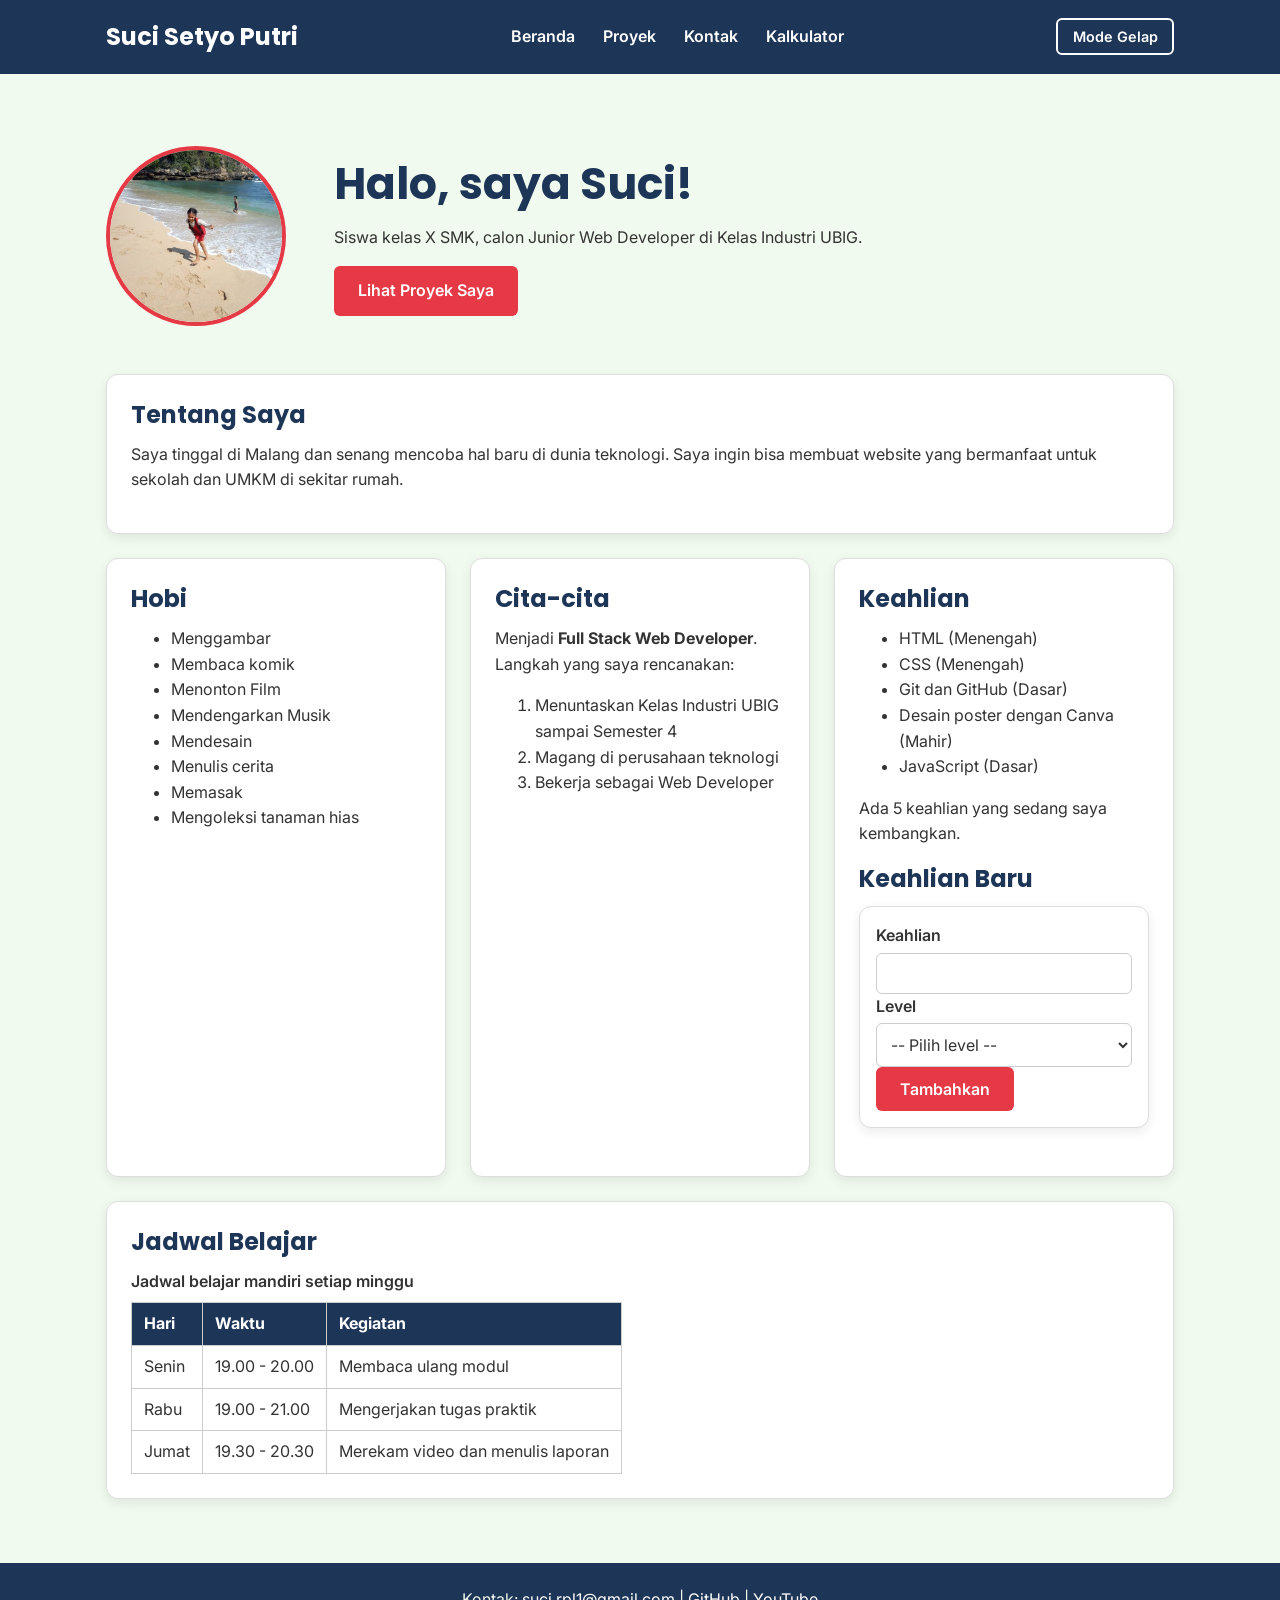
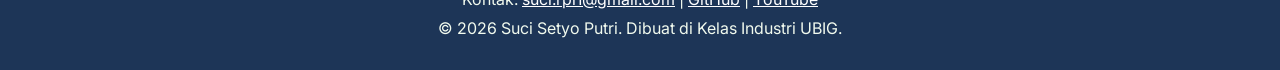
<file: index.html>
<!DOCTYPE html>
<html lang="id">

<head>
  <meta charset="UTF-8">
  <meta name="viewport" content="width=device-width, initial-scale=1.0">
  <title>Suci Setyo Putri | Beranda</title>
  <link rel="icon" href="img/fotoprofil.png">
  <link rel="preconnect" href="https://fonts.googleapis.com">
  <link rel="preconnect" href="https://fonts.gstatic.com" crossorigin>
  <link href="https://fonts.googleapis.com/css2?family=Inter:wght@400;600&family=Poppins:wght@600;700&display=swap"
    rel="stylesheet">
  <link rel="stylesheet" href="css/style.css">
  <script src="js/main.js" defer></script>

</head>

<body>
  <header>
    <div class="container navbar">
      <h1>Suci Setyo Putri</h1>
      <nav class="menu-laptop">
        <ul>
          <li><a href="index.html">Beranda</a></li>
          <li><a href="proyek.html">Proyek</a></li>
          <li><a href="kontak.html">Kontak</a></li>
          <li><a href="kalkulator.html">Kalkulator</a></li>
        </ul>
      </nav>
      <button type="button" id="tombol-tema" class="tombol-tema">Mode Gelap</button>
      <!-- Tantangan: menu ponsel yang bisa dibuka-tutup -->
      <details class="menu-ponsel">
        <summary>Menu</summary>
        <nav>
          <ul>
            <li><a href="index.html">Beranda</a></li>
            <li><a href="proyek.html">Proyek</a></li>
            <li><a href="kontak.html">Kontak</a></li>
            <li><a href="kalkulator.html">Kalkulator</a></li>
          </ul>
        </nav>
      </details>
    </div>
  </header>

  <main>
    <div class="container">
      <section class="hero">
        <img src="img/fotoprofil.jpg" alt="Foto profil Suci Setyo Putri" height="180" width="180">
        <div>
          <h2>Halo, saya Suci!</h2>
          <p>Siswa kelas X SMK, calon Junior Web Developer di Kelas Industri UBIG.</p>
          <a href="proyek.html" class="tombol">Lihat Proyek Saya</a>
        </div>
      </section>

      <section class="kartu">
        <h2>Tentang Saya</h2>
        <p>Saya tinggal di Malang dan senang mencoba hal baru di dunia teknologi. Saya ingin bisa membuat website yang
          bermanfaat untuk sekolah dan UMKM di sekitar rumah.</p>
      </section>

      <div class="daftar-kartu">
        <section class="kartu">
          <h2>Hobi</h2>
          <ul>
            <li>Menggambar</li>
            <li>Membaca komik</li>
            <li>Menonton Film</li>
            <li>Mendengarkan Musik</li>
            <li>Mendesain</li>
            <li>Menulis cerita</li>
            <li>Memasak</li>
            <li>Mengoleksi tanaman hias</li>
          </ul>
        </section>

        <section class="kartu">
          <h2>Cita-cita</h2>
          <p>Menjadi <strong>Full Stack Web Developer</strong>. Langkah yang saya rencanakan:</p>
          <ol>
            <li>Menuntaskan Kelas Industri UBIG sampai Semester 4</li>
            <li>Magang di perusahaan teknologi</li>
            <li>Bekerja sebagai Web Developer</li>
          </ol>
        </section>
        <section class="kartu">
          <h2>Keahlian</h2>
          <ul id="daftar-skill"></ul>
          <p id="jumlah-skill"></p>
          <div id="skill-baru"></div>
          <h2>Keahlian Baru</h2>
          <form id="form-skill" class="tambah-skill">
            <label for="tombol-skill">Keahlian</label>
            <input id="tombol-skill" name="skill" type="text" required>
            <label for="tombol-level">Level</label>
            <select id="tombol-level" name="level" required>
              <option value="">-- Pilih level --</option>
              <option value="Dasar">Dasar</option>
              <option value="Menengah">Menengah</option>
              <option value="Mahir">Mahir</option>
            </select>
            <button type="submit">Tambahkan</button>
          </form>
        </section>


        <section class="kartu">
          <h2>Jadwal Belajar</h2>
          <table>
            <caption>Jadwal belajar mandiri setiap minggu</caption>
            <thead>
              <tr>
                <th>Hari</th>
                <th>Waktu</th>
                <th>Kegiatan</th>
              </tr>
            </thead>
            <tbody>
              <tr>
                <td>Senin</td>
                <td>19.00 - 20.00</td>
                <td>Membaca ulang modul</td>
              </tr>
              <tr>
                <td>Rabu</td>
                <td>19.00 - 21.00</td>
                <td>Mengerjakan tugas praktik</td>
              </tr>
              <tr>
                <td>Jumat</td>
                <td>19.30 - 20.30</td>
                <td>Merekam video dan menulis laporan</td>
              </tr>
            </tbody>
          </table>
        </section>
      </div>
  </main>

  <footer>
    <p>Kontak: <a href="mailto:suci.rpl1@gmail.com">suci.rpl1@gmail.com</a> |
      <a href="https://github.com/" target="_blank">GitHub</a> |
      <a href="https://www.youtube.com/" target="_blank">YouTube</a>
    </p>
    <p>&copy; 2026 Suci Setyo Putri. Dibuat di Kelas Industri UBIG.</p>
  </footer>
</body>

</html>
</file>
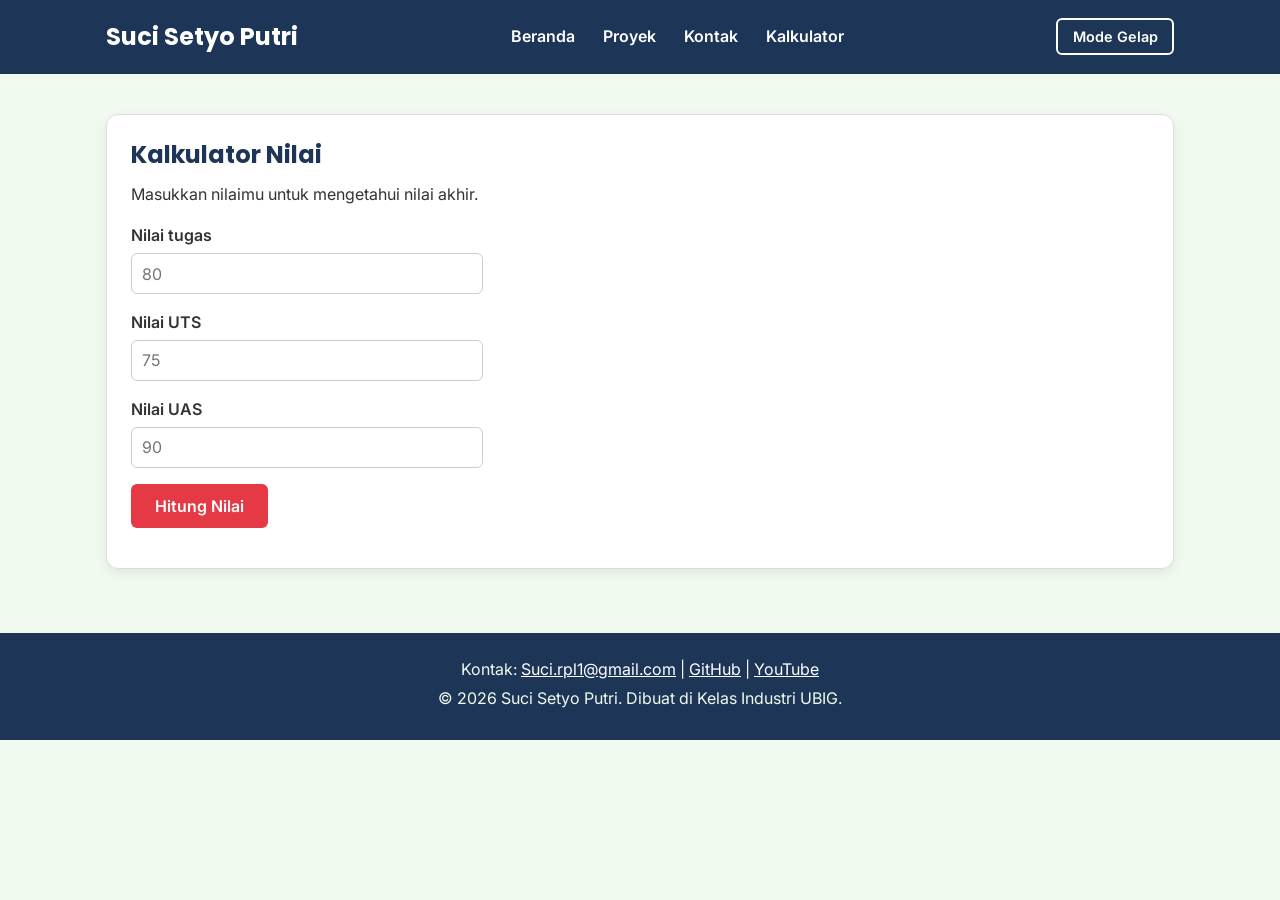
<file: kalkulator.html>
<!DOCTYPE html>
<html lang="id">

<head>
    <meta charset="UTF-8">
    <meta name="viewport" content="width=device-width, initial-scale=1.0">
    <title>Suci Setyo Putri | Kalkulator Nilai</title>
    <link rel="icon" href="img/fotoprofil.png">
    <link rel="preconnect" href="https://fonts.googleapis.com">
    <link rel="preconnect" href="https://fonts.gstatic.com" crossorigin>
    <link href="https://fonts.googleapis.com/css2?family=Inter:wght@400;600&family=Poppins:wght@600;700&display=swap"
        rel="stylesheet">
    <link rel="stylesheet" href="css/style.css">
    <script src="js/main.js" defer></script>
</head>

<body>
    <header>
        <div class="container navbar">
            <h1>Suci Setyo Putri</h1>
            <nav class="menu-laptop">
                <ul>
                    <li><a href="index.html">Beranda</a></li>
                    <li><a href="proyek.html">Proyek</a></li>
                    <li><a href="kontak.html">Kontak</a></li>
                    <li><a href="kalkulator.html">Kalkulator</a></li>

                </ul>
            </nav>
            <button type="button" id="tombol-tema" class="tombol-tema">Mode Gelap</button>
            <!-- Tantangan: menu ponsel yang bisa dibuka-tutup -->
            <details class="menu-ponsel">
                <summary>Menu</summary>
                <nav>
                    <ul>
                        <li><a href="index.html">Beranda</a></li>
                        <li><a href="proyek.html">Proyek</a></li>
                        <li><a href="kontak.html">Kontak</a></li>
                        <li><a href="kalkulator.html">Kalkulator</a></li>
                    </ul>
                </nav>
            </details>
        </div>
    </header>

    <main>
        <div class="container">
            <section class="kartu">
                <h2>Kalkulator Nilai</h2>
                <p>Masukkan nilaimu untuk mengetahui nilai akhir.</p>

                <p>
                    <label for="tugas">Nilai tugas</label><br>
                    <input type="number" id="tugas" min="0" max="100" placeholder="80">
                </p>
                <p>
                    <label for="uts">Nilai UTS</label><br>
                    <input type="number" id="uts" min="0" max="100" placeholder="75">
                </p>
                <p>
                    <label for="uas">Nilai UAS</label><br>
                    <input type="number" id="uas" min="0" max="100" placeholder="90">
                </p>
                <button type="button" id="tombol">Hitung Nilai</button>
                <p id="hasil"></p>
            </section>
        </div>
    </main>

    <footer>
        <p>Kontak: <a href="mailto:suci.rpl1@gmail.com">Suci.rpl1@gmail.com</a> |
            <a href="https://github.com/" target="_blank">GitHub</a> |
            <a href="https://www.youtube.com/" target="_blank">YouTube</a>
        </p>
        <p>&copy; 2026 Suci Setyo Putri. Dibuat di Kelas Industri UBIG.</p>
    </footer>
    <script src="js/kalkulator.js"></script>
</body>

</html>
</file>
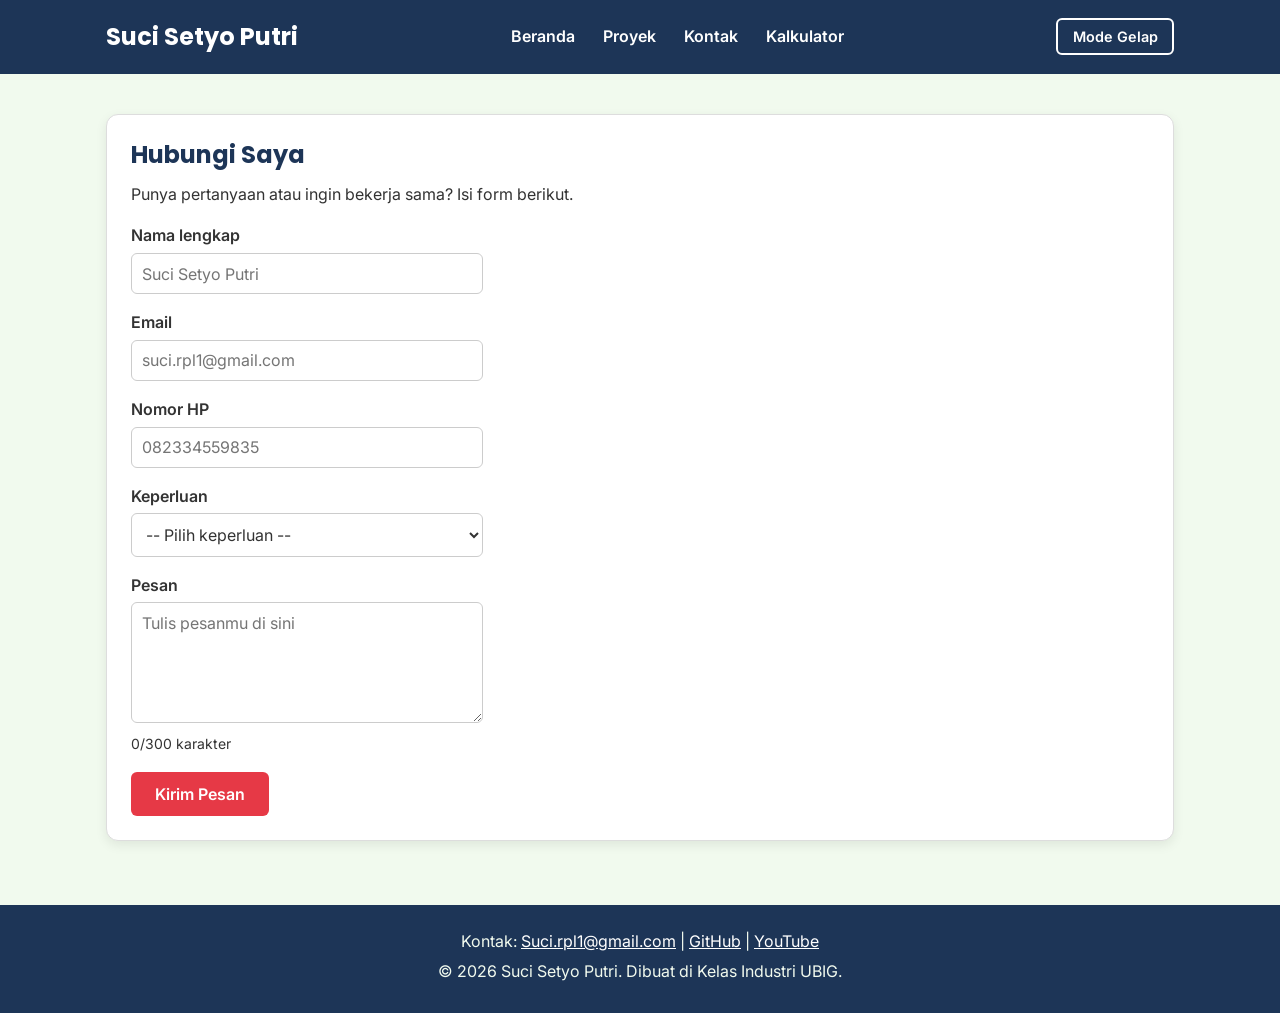
<file: kontak.html>
<!DOCTYPE html>
<html lang="id">

<head>
  <meta charset="UTF-8">
  <meta name="viewport" content="width=device-width, initial-scale=1.0">
  <title>Suci Setyo Putri | Kontak</title>
  <link rel="icon" href="img/fotoprofil.png">
  <link rel="preconnect" href="https://fonts.googleapis.com">
  <link rel="preconnect" href="https://fonts.gstatic.com" crossorigin>
  <link href="https://fonts.googleapis.com/css2?family=Inter:wght@400;600&family=Poppins:wght@600;700&display=swap"
    rel="stylesheet">
  <link rel="stylesheet" href="css/style.css">
  <script src="js/main.js" defer></script>
</head>

<body>
  <header>
    <div class="container navbar">
      <h1>Suci Setyo Putri</h1>
      <nav class="menu-laptop">
        <ul>
          <li><a href="index.html">Beranda</a></li>
          <li><a href="proyek.html">Proyek</a></li>
          <li><a href="kontak.html">Kontak</a></li>
          <li><a href="kalkulator.html">Kalkulator</a></li>
        </ul>
      </nav>
      <button type="button" id="tombol-tema" class="tombol-tema">Mode Gelap</button>
      <!-- Tantangan: menu ponsel yang bisa dibuka-tutup -->
      <details class="menu-ponsel">
        <summary>Menu</summary>
        <nav>
          <ul>
            <li><a href="index.html">Beranda</a></li>
            <li><a href="proyek.html">Proyek</a></li>
            <li><a href="kontak.html">Kontak</a></li>
            <li><a href="kalkulator.html">Kalkulator</a></li>
          </ul>
        </nav>
      </details>
    </div>
  </header>

  <main>
    <div class="container">
      <section class="kartu">
        <h2>Hubungi Saya</h2>
        <p>Punya pertanyaan atau ingin bekerja sama? Isi form berikut.</p>

        <form id="form-kontak">
          <p>
            <label for="nama">Nama lengkap</label><br>
            <input type="text" id="nama" name="nama" placeholder="Suci Setyo Putri" required>
          </p>
          <p>
            <label for="email">Email</label><br>
            <input type="email" id="email" name="email" placeholder="suci.rpl1@gmail.com" required>
          </p>
          <p>
            <label for="hp">Nomor HP</label><br>
            <input type="tel" id="hp" name="hp" placeholder="082334559835" required>
          </p>
          <p>
            <label for="keperluan">Keperluan</label><br>
            <select id="keperluan" name="keperluan" required>
              <option value="">-- Pilih keperluan --</option>
              <option value="bertanya">Bertanya</option>
              <option value="kerja-sama">Kerja sama proyek</option>
              <option value="lainnya">Lainnya</option>
            </select>
          </p>
          <p>
            <label for="pesan">Pesan</label><br>
            <textarea id="pesan" name="pesan" rows="5" cols="40" maxlength="300" placeholder="Tulis pesanmu di sini"
              required></textarea><br>
            <span id="hitung-karakter" class="keterangan">0/300 karakter</span>
          </p>
          <button type="submit">Kirim Pesan</button>
        </form>
      </section>
    </div>
  </main>

  <footer>
    <p>Kontak: <a href="mailto:suci.rpl1@gmail.com">Suci.rpl1@gmail.com</a> |
      <a href="https://github.com/" target="_blank">GitHub</a> |
      <a href="https://www.youtube.com/" target="_blank">YouTube</a>
    </p>
    <p>&copy; 2026 Suci Setyo Putri. Dibuat di Kelas Industri UBIG.</p>
  </footer>
</body>

</html>
</file>
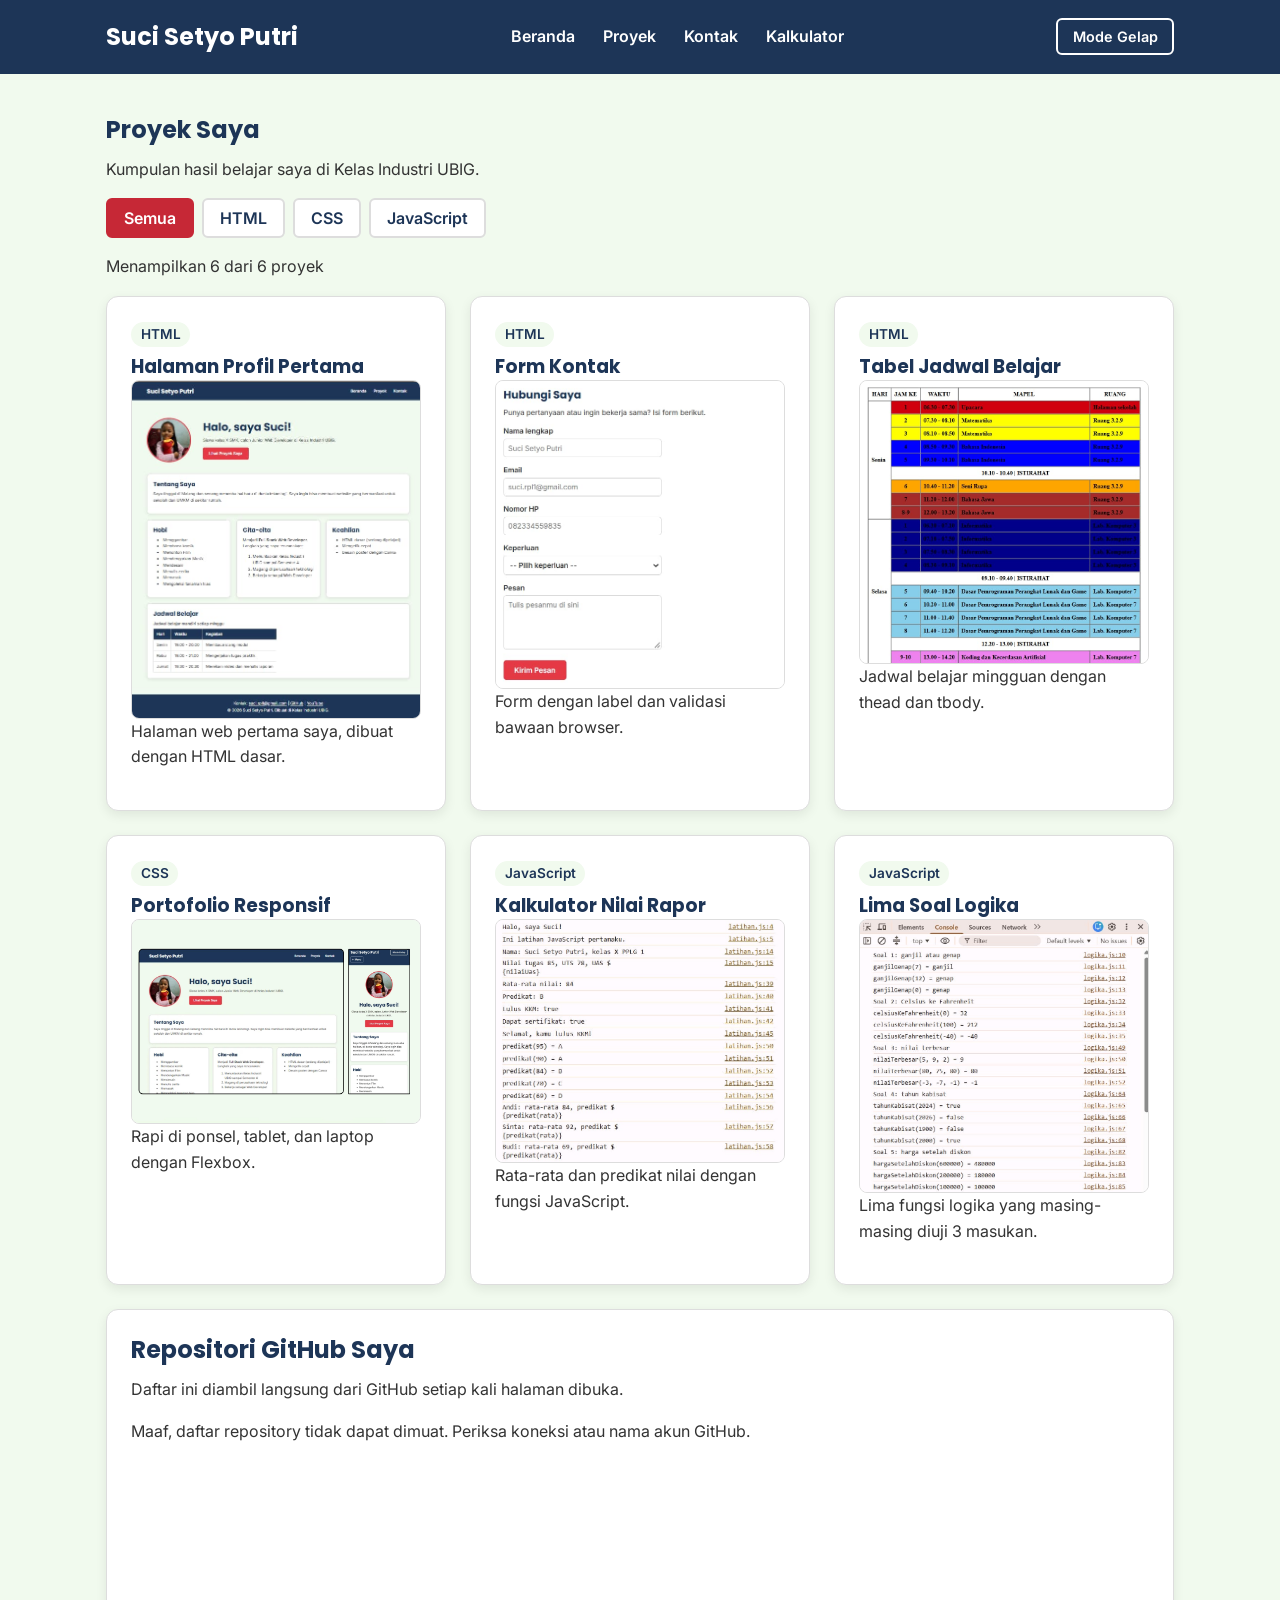
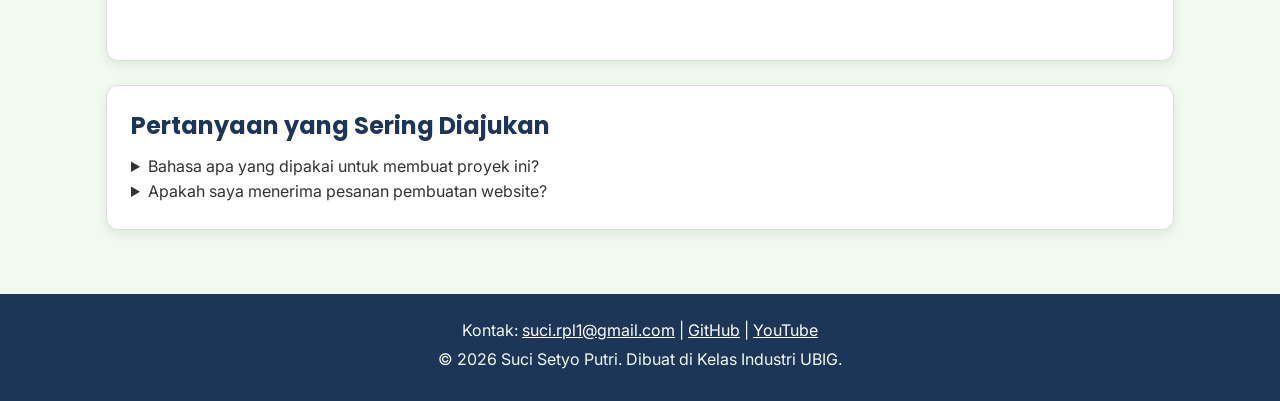
<file: proyek.html>
<!DOCTYPE html>
<html lang="id">

<head>
  <meta charset="UTF-8">
  <meta name="viewport" content="width=device-width, initial-scale=1.0">
  <meta name="description" content="Kumpulan proyek HTML, CSS, dan JavaScript hasil belajar Suci Setyo Putri di Kelas Industri UBIG.">
  <meta name="theme-color" content="#1D3557">
  <title>Suci Setyo Putri | Proyek</title>
  <link rel="icon" href="img/fotoprofil.jpg" type="image/jpeg">
  <link rel="preload" href="data/proyek.json" as="fetch" crossorigin="anonymous">
  <link rel="preconnect" href="https://fonts.googleapis.com">
  <link rel="preconnect" href="https://fonts.gstatic.com" crossorigin>
  <link href="https://fonts.googleapis.com/css2?family=Inter:wght@400;600&family=Poppins:wght@600;700&display=swap"
    rel="stylesheet">
  <link rel="stylesheet" href="css/style.css">
  <script src="js/main.js" defer></script>
</head>

<body>
  <a class="lewati-navigasi" href="#konten-utama">Lewati ke konten utama</a>
  <header>
    <div class="container navbar">
      <h1>Suci Setyo Putri</h1>
      <nav class="menu-laptop" aria-label="Navigasi utama">
        <ul>
          <li><a href="index.html">Beranda</a></li>
          <li><a href="proyek.html" aria-current="page">Proyek</a></li>
          <li><a href="kontak.html">Kontak</a></li>
          <li><a href="kalkulator.html">Kalkulator</a></li>
        </ul>
      </nav>
      <button type="button" id="tombol-tema" class="tombol-tema" aria-label="Aktifkan mode gelap">Mode Gelap</button>
      <!-- Tantangan: menu ponsel yang bisa dibuka-tutup -->
      <details class="menu-ponsel">
        <summary>Menu</summary>
        <nav aria-label="Navigasi utama ponsel">
          <ul>
            <li><a href="index.html">Beranda</a></li>
            <li><a href="proyek.html" aria-current="page">Proyek</a></li>
            <li><a href="kontak.html">Kontak</a></li>
            <li><a href="kalkulator.html">Kalkulator</a></li>
          </ul>
        </nav>
      </details>
    </div>
  </header>

  <main id="konten-utama">
    <div class="container">
      <section aria-labelledby="judul-proyek">
        <h2 id="judul-proyek">Proyek Saya</h2>
        <p>Kumpulan hasil belajar saya di Kelas Industri UBIG.</p>

        <div class="filter" aria-label="Filter kategori proyek">

          <button type="button" id="filter-semua" class="tombol-filter" aria-controls="daftar-proyek" aria-pressed="true">Semua</button>
          <button type="button" id="filter-html" class="tombol-filter" aria-controls="daftar-proyek" aria-pressed="false">HTML</button>
          <button type="button" id="filter-css" class="tombol-filter" aria-controls="daftar-proyek" aria-pressed="false">CSS</button>
          <button type="button" id="filter-javascript" class="tombol-filter" aria-controls="daftar-proyek" aria-pressed="false">JavaScript</button>
        </div>
        <p id="jumlah-proyek" aria-live="polite">Memuat proyek...</p>
        <div class="daftar-kartu" id="daftar-proyek" aria-label="Daftar proyek"></div>
      </section>

      <section class="kartu" aria-labelledby="judul-repo">
        <h2 id="judul-repo">Repositori GitHub Saya</h2>
        <p>Daftar ini diambil langsung dari GitHub setiap kali halaman dibuka.</p>
        <p id="status-repo" aria-live="polite">Memuat repositori...</p>
        <ul id="daftar-repo"></ul>
      </section>
      
      <!-- FAQ dengan details dan summary -->
      <section class="kartu" aria-labelledby="judul-faq">
        <h2 id="judul-faq">Pertanyaan yang Sering Diajukan</h2>
        <details>
          <summary>Bahasa apa yang dipakai untuk membuat proyek ini?</summary>
          <p>Proyek di halaman ini dibuat dengan HTML, CSS, dan JavaScript.
            Pilih tombol kategori di atas untuk melihat proyek per bahasa.</p>
        </details>
        <details>
          <summary>Apakah saya menerima pesanan pembuatan website?</summary>
          <p>Belum, saya masih belajar. Namun kamu tetap boleh menghubungi saya melalui halaman Kontak.</p>
        </details>
      </section>
    </div>
  </main>

  <footer>
    <p>Kontak: <a href="mailto:suci.rpl1@gmail.com">suci.rpl1@gmail.com</a> |
      <a href="https://github.com/sucirpl1-commits" target="_blank" rel="noopener noreferrer">GitHub</a> |
      <a href="https://www.youtube.com/" target="_blank" rel="noopener noreferrer">YouTube</a>
    </p>
    <p>&copy; 2026 Suci Setyo Putri. Dibuat di Kelas Industri UBIG.</p>
  </footer>
</body>

</html>
</file>
<file: css/style.css>
/* Gaya portofolio Andi Pratama
   Palet: #1D3557 (utama), #E63946 (aksen), #F1FAEE (latar)
   Huruf: Poppins (judul), Inter (isi)
   Tata letak: mobile first, titik ubah 768px (tablet) dan 1024px (laptop) */

/* 1. Reset */
* {
  box-sizing: border-box;
  margin: 0;
}

img {
  max-width: 100%;
  height: auto;
}

:root {
  --warna-utama: #1D3557;
  --warna-judul: #1D3557;
  --warna-aksen: #E63946;
  --warna-tautan: #E63946;
  --warna-latar: #F1FAEE;
  --warna-teks: #333333;
  --warna-kartu: #FFFFFF;
  --warna-garis: #DDDDDD;
}

/* 2. Dasar halaman: warna dan huruf */
body {
  font-family: "Inter", Arial, sans-serif;
  font-size: 1rem;
  line-height: 1.6;
  color: #333333;
  background-color: #F1FAEE;
}

h1,
h2,
h3 {
  font-family: "Poppins", Arial, sans-serif;
  color: #1D3557;
  line-height: 1.3;
}

h2 {
  margin-bottom: 0.75rem;
}

p,
ul,
ol {
  margin-bottom: 1rem;
}

a {
  color: #C62836;
}

/* 3. Wadah, header, dan menu */
.container {
  max-width: 1100px;
  margin: 0 auto;
  padding: 0 1rem;
}

header {
  background-color: #1D3557;
  color: #FFFFFF;
  padding: 1rem 0;
}

header h1 {
  color: #FFFFFF;
  font-size: 1.5rem;
}

.navbar {
  display: flex;
  flex-wrap: wrap;
  justify-content: space-between;
  align-items: center;
  gap: 0.5rem;
}

nav ul {
  display: flex;
  gap: 0.25rem;
  padding: 0;
  margin: 0;
  list-style: none;
}

nav a {
  display: inline-block;
  padding: 0.5rem 0.75rem;
  border-radius: 6px;
  color: #FFFFFF;
  font-weight: 600;
  text-decoration: none;
}

/* Tantangan: menu ponsel buka-tutup dengan details */
.menu-laptop {
  display: none;
}

.menu-ponsel summary {
  padding: 0.5rem 0.75rem;
  border: 1px solid #FFFFFF;
  border-radius: 6px;
  font-weight: 600;
  cursor: pointer;
}

.menu-ponsel ul {
  flex-direction: column;
  margin-top: 0.5rem;
}

/* 4. Isi utama, hero, dan kartu */
main {
  padding: 1.5rem 0;
}

.hero {
  display: flex;
  flex-direction: column;
  align-items: center;
  gap: 1.5rem;
  padding: 1rem 0 2rem;
  text-align: center;
}

.hero img {
  border: 4px solid #E63946;
  border-radius: 50%;
}

.hero h2 {
  font-size: 2rem;
}

.tombol {
  display: inline-block;
  padding: 0.75rem 1.5rem;
  border-radius: 6px;
  background-color: #E63946;
  color: #FFFFFF;
  font-weight: 600;
  text-decoration: none;
}

.kartu {
  background-color: #FFFFFF;
  padding: 1rem;
  margin-bottom: 1.5rem;
  border: 1px solid #DDDDDD;
  border-radius: 12px;
  box-shadow: 0 4px 12px rgba(0, 0, 0, 0.08);
}

.tambah-skill {
  background-color: var(--warna-kartu);
  text-align: left;
  text-decoration: none;
  color: var(--warna-teks);
  padding: 1rem;
  margin-bottom: 1.5rem;
  border: 1px solid var(--warna-garis);
  border-radius: 12px;
  box-shadow: 0 4px 12px rgba(0, 0, 0, 0.08);
}

.daftar-kartu {
  display: flex;
  flex-wrap: wrap;
  gap: 1.5rem;
  margin-bottom: 1.5rem;
}

.daftar-kartu .kartu {
  flex: 1 1 280px;
  margin-bottom: 0;
}

article img {
  display: block;
  max-width: 100%;
  height: auto;
  border-radius: 8px;
  border: 1px solid #DDDDDD;
}

/* 5. Tabel */
table {
  border-collapse: collapse;
}

caption {
  font-weight: 600;
  text-align: left;
  margin-bottom: 0.5rem;
}

th,
td {
  border: 1px solid #CCCCCC;
  padding: 0.5rem 0.75rem;
  text-align: left;
}

th {
  background-color: #1D3557;
  color: #FFFFFF;
}

/* 6. Form */
label {
  font-weight: 600;
}

input,
select,
textarea {
  width: 100%;
  max-width: 22rem;
  padding: 0.6rem;
  margin-top: 0.25rem;
  border: 1px solid #CCCCCC;
  border-radius: 6px;
  font-family: inherit;
  font-size: 1rem;
  background-color: var(--warna-kartu);
  color: var(--warna-teks);
}

button {
  padding: 0.75rem 1.5rem;
  border: none;
  border-radius: 6px;
  background-color: #E63946;
  color: #FFFFFF;
  font-family: inherit;
  font-size: 1rem;
  font-weight: 600;
  cursor: pointer;
}

/* 7. Footer */
footer {
  background-color: #1D3557;
  color: #F1FAEE;
  text-align: center;
  padding: 1.5rem;
}

footer p {
  margin-bottom: 0.25rem;
}

footer a {
  color: #FFFFFF;
}

/* 8. Tablet: lebar layar 768px ke atas */
@media (min-width: 768px) {
  .menu-laptop {
    display: block;
  }

  .menu-ponsel {
    display: none;
  }

  .hero {
    flex-direction: row;
    padding: 2rem 0 3rem;
    text-align: left;
  }

  .kartu {
    padding: 1.5rem;
  }
}

/* 9. Laptop: lebar layar 1024px ke atas */
@media (min-width: 1024px) {
  main {
    padding: 2.5rem 0;
  }

  .hero {
    gap: 3rem;
  }

  .hero h2 {
    font-size: 2.75rem;
  }
}


/* 10. Tombol tema, filter, dan label kategori */
.tombol-tema {
  padding: 0.5rem 0.9rem;
  border: 2px solid #FFFFFF;
  background-color: transparent;
  font-size: 0.9rem;
}

.filter {
  display: flex;
  flex-wrap: wrap;
  gap: 0.5rem;
  margin-bottom: 1rem;
}

.tombol-filter {
  padding: 0.5rem 1rem;
  border: 2px solid var(--warna-garis);
  background-color: var(--warna-kartu);
  color: var(--warna-judul);
}

.label {
  display: inline-block;
  padding: 0.1rem 0.6rem;
  margin-bottom: 0.5rem;
  border-radius: 999px;
  background-color: var(--warna-latar);
  color: var(--warna-judul);
  font-size: 0.85rem;
  font-weight: 600;
}

/* 11. Tema gelap: isi variabel diganti saat body memiliki class
gelap */
body.gelap {
  --warna-utama: #0B1526;
  --warna-judul: #A8DADC;
  --warna-tautan: #FF8A8A;
  --warna-latar: #121A24;
  --warna-teks: #E3E8EE;
  --warna-kartu: #1C2836;
  --warna-garis: #34465A;
}

body.gelap {
  background-color: #121A24;
  color: #E3E8EE;
}

body.gelap main,
body.gelap .kartu,
body.gelap table,
body.gelap td {
  background-color: #1C2836;
  color: #E3E8EE;
}

body.gelap h2,
body.gelap h3 {
  color: #A8DADC;
}

body.gelap header,
body.gelap footer,
body.gelap th {
  background-color: #0B1526;
}

.keterangan {
  font-size: 0.875rem;
}

#jumlah-proyek,
#status-repo {
  min-height: 1.5rem;
}

#daftar-proyek {
  min-height: 520px;
}

#daftar-repo {
  min-height: 10rem;
}
@media (max-width: 700px) {
  #daftar-proyek { min-height: 1100px; }
}

.lewati-navigasi {
  position: absolute;
  left: 1rem;
  top: -5rem;
  z-index: 100;
  padding: 0.75rem 1rem;
  background: #FFFFFF;
  color: #1D3557;
  border-radius: 6px;
  font-weight: 700;
}

.lewati-navigasi:focus {
  top: 1rem;
}

:focus-visible {
  outline: 3px solid #FFBF47;
  outline-offset: 3px;
}

button:hover,
a:hover {
  text-decoration-thickness: 2px;
}

.tombol-filter[aria-pressed="true"] {
  border-color: #C62836;
  background-color: #C62836;
  color: #FFFFFF;
}
</file>
